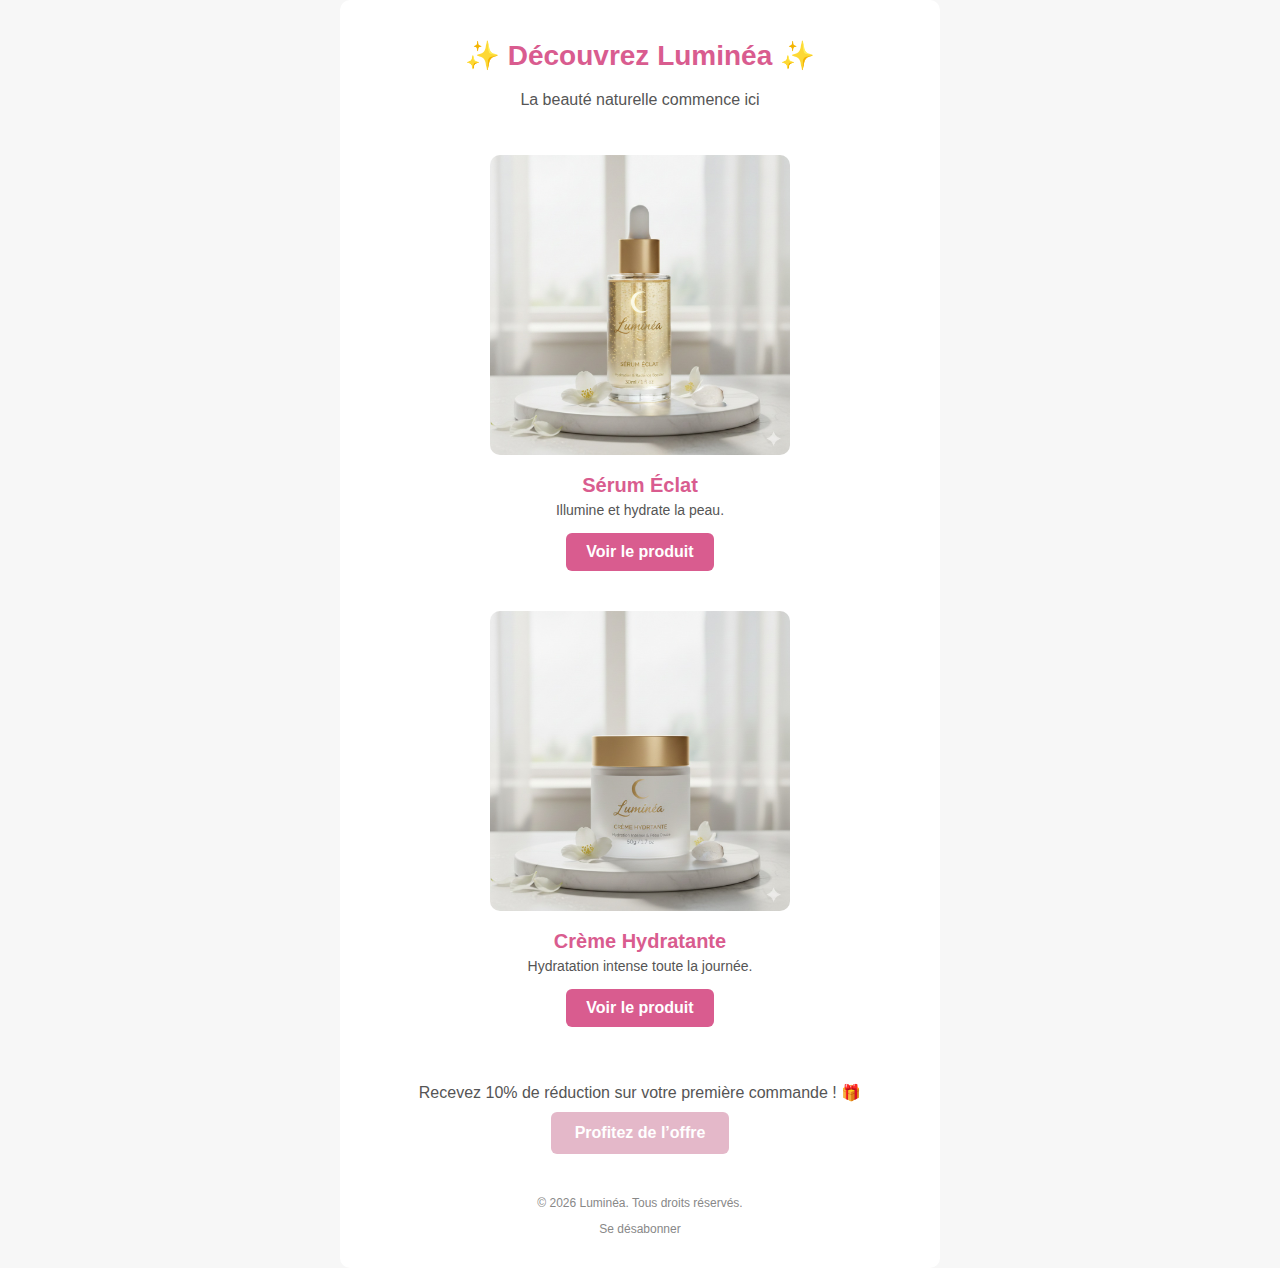
<file: email.html>
<!DOCTYPE html>
<html lang="fr">
<head>
    <meta charset="UTF-8">
    <title>Luminéa Newsletter</title>
</head>
<body style="margin:0; padding:0; background:#f7f7f7; font-family:Arial,sans-serif;">

<!-- CENTERED TABLE -->
<table width="100%" cellpadding="0" cellspacing="0">
    <tr>
        <td align="center">

            <!-- EMAIL CONTAINER -->
            <table width="600" cellpadding="20" cellspacing="0" style="background:#fff; border-radius:10px;">
                
                <!-- HEADER -->
                <tr>
                    <td align="center" style="padding-bottom:10px;">
                        <h1 style="color:#d95c8f; font-size:28px;">✨ Découvrez Luminéa ✨</h1>
                        <p style="color:#555; font-size:16px;">La beauté naturelle commence ici</p>
                    </td>
                </tr>

                <!-- FEATURED PRODUCT 1 -->
                <tr>
                    <td align="center" style="padding-bottom:20px;">
                        <img src="Images/Luminéa Serum.jpg" alt="Sérum Éclat" style="width:80%; max-width:300px; border-radius:10px; margin-bottom:10px;">
                        <h2 style="color:#d95c8f; font-size:20px; margin:5px 0;">Sérum Éclat</h2>
                        <p style="color:#555; font-size:14px; margin:5px 0;">Illumine et hydrate la peau.</p>
                        <a href="https://YOUR-LANDING-PAGE.com" style="display:inline-block; padding:10px 20px; margin-top:10px; background:#d95c8f; color:#fff; text-decoration:none; border-radius:6px; font-weight:bold;">Voir le produit</a>
                    </td>
                </tr>

                <!-- FEATURED PRODUCT 2 -->
                <tr>
                    <td align="center" style="padding-bottom:20px;">
                        <img src="Images/Luminéa Crème.jpg" alt="Crème Hydratante" style="width:80%; max-width:300px; border-radius:10px; margin-bottom:10px;">
                        <h2 style="color:#d95c8f; font-size:20px; margin:5px 0;">Crème Hydratante</h2>
                        <p style="color:#555; font-size:14px; margin:5px 0;">Hydratation intense toute la journée.</p>
                        <a href="https://YOUR-LANDING-PAGE.com" style="display:inline-block; padding:10px 20px; margin-top:10px; background:#d95c8f; color:#fff; text-decoration:none; border-radius:6px; font-weight:bold;">Voir le produit</a>
                    </td>
                </tr>

                <!-- CTA -->
                <tr>
                    <td align="center" style="padding:20px;">
                        <p style="color:#555; font-size:16px; margin-bottom:10px;">Recevez 10% de réduction sur votre première commande ! 🎁</p>
                        <a href="https://YOUR-LANDING-PAGE.com" style="display:inline-block; padding:12px 24px; background:#e4b8c9; color:#fff; text-decoration:none; border-radius:6px; font-weight:bold;">Profitez de l’offre</a>
                    </td>
                </tr>

                <!-- FOOTER -->
                <tr>
                    <td align="center" style="font-size:12px; color:#888; padding-top:10px;">
                        <p>© 2026 Luminéa. Tous droits réservés.</p>
                        <p><a href="#" style="color:#888; text-decoration:none;">Se désabonner</a></p>
                    </td>
                </tr>

            </table>
        </td>
    </tr>
</table>

</body>
</html>
</file>
